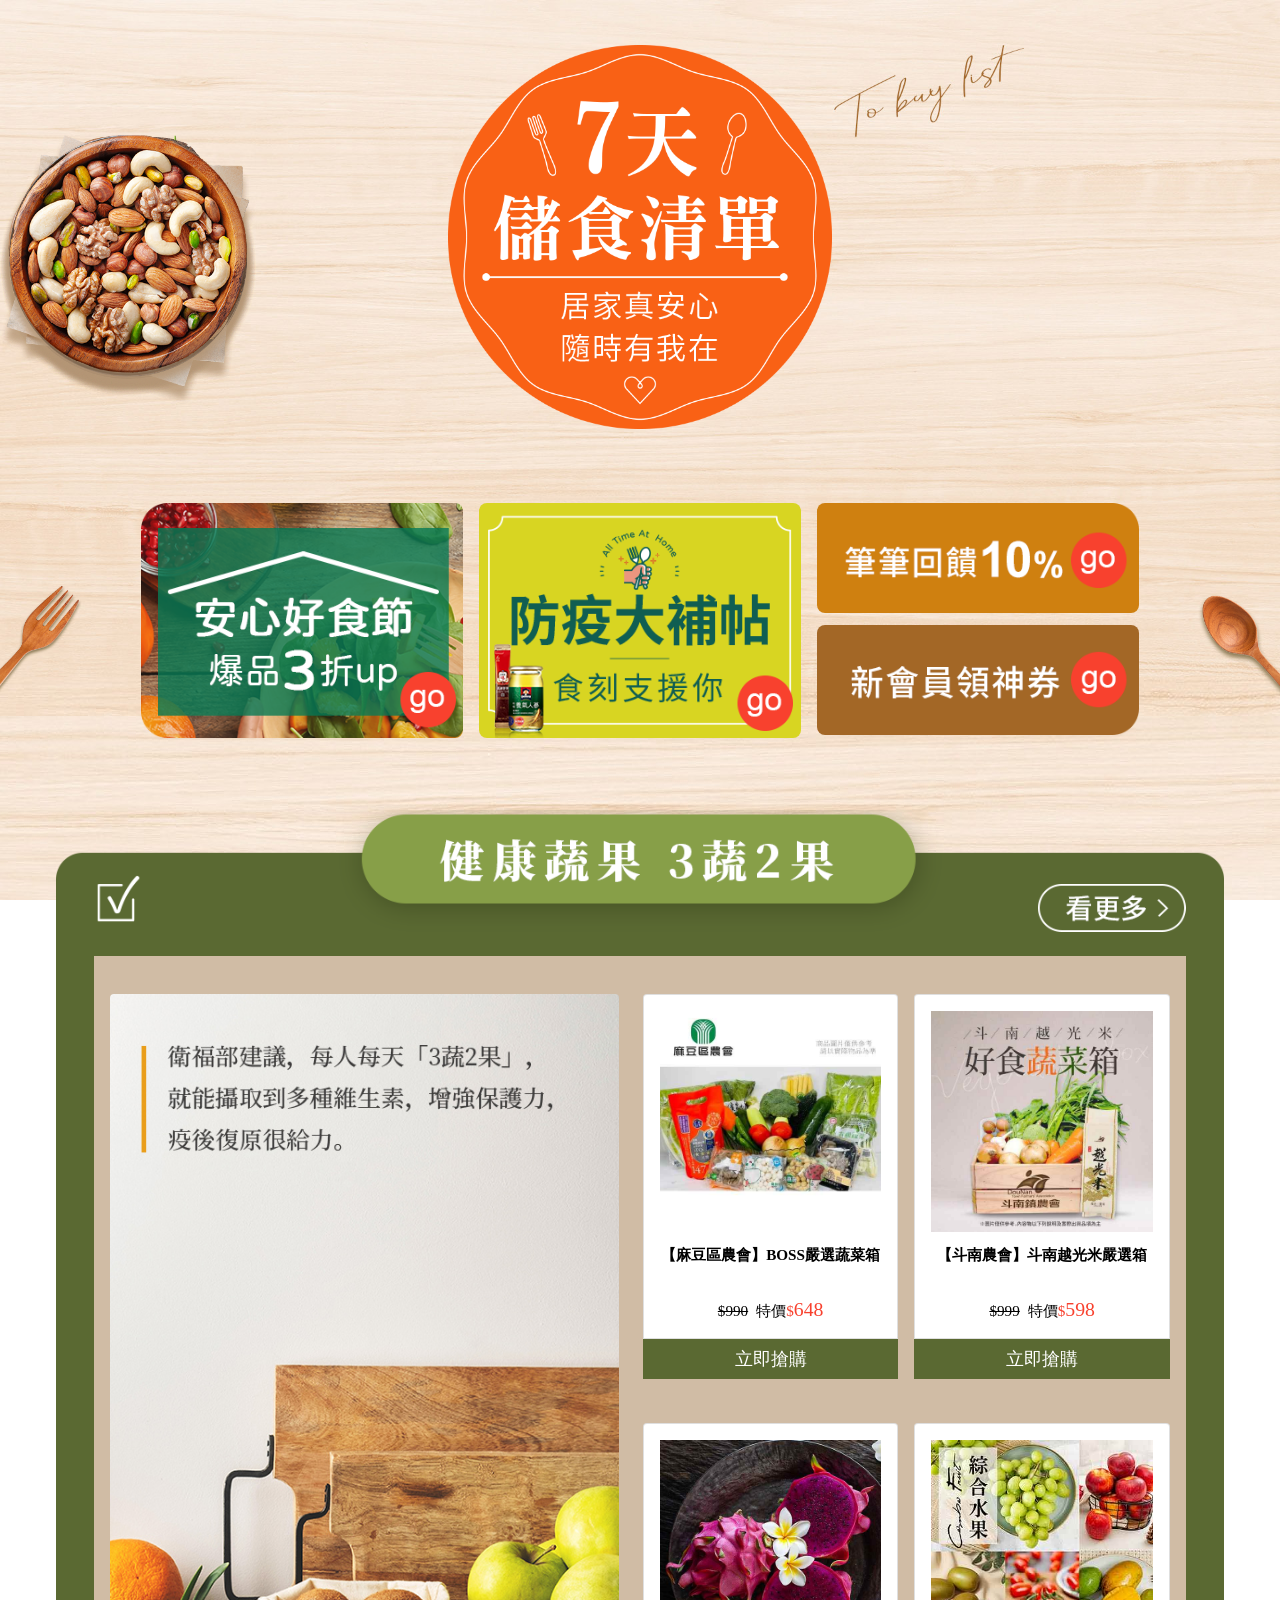
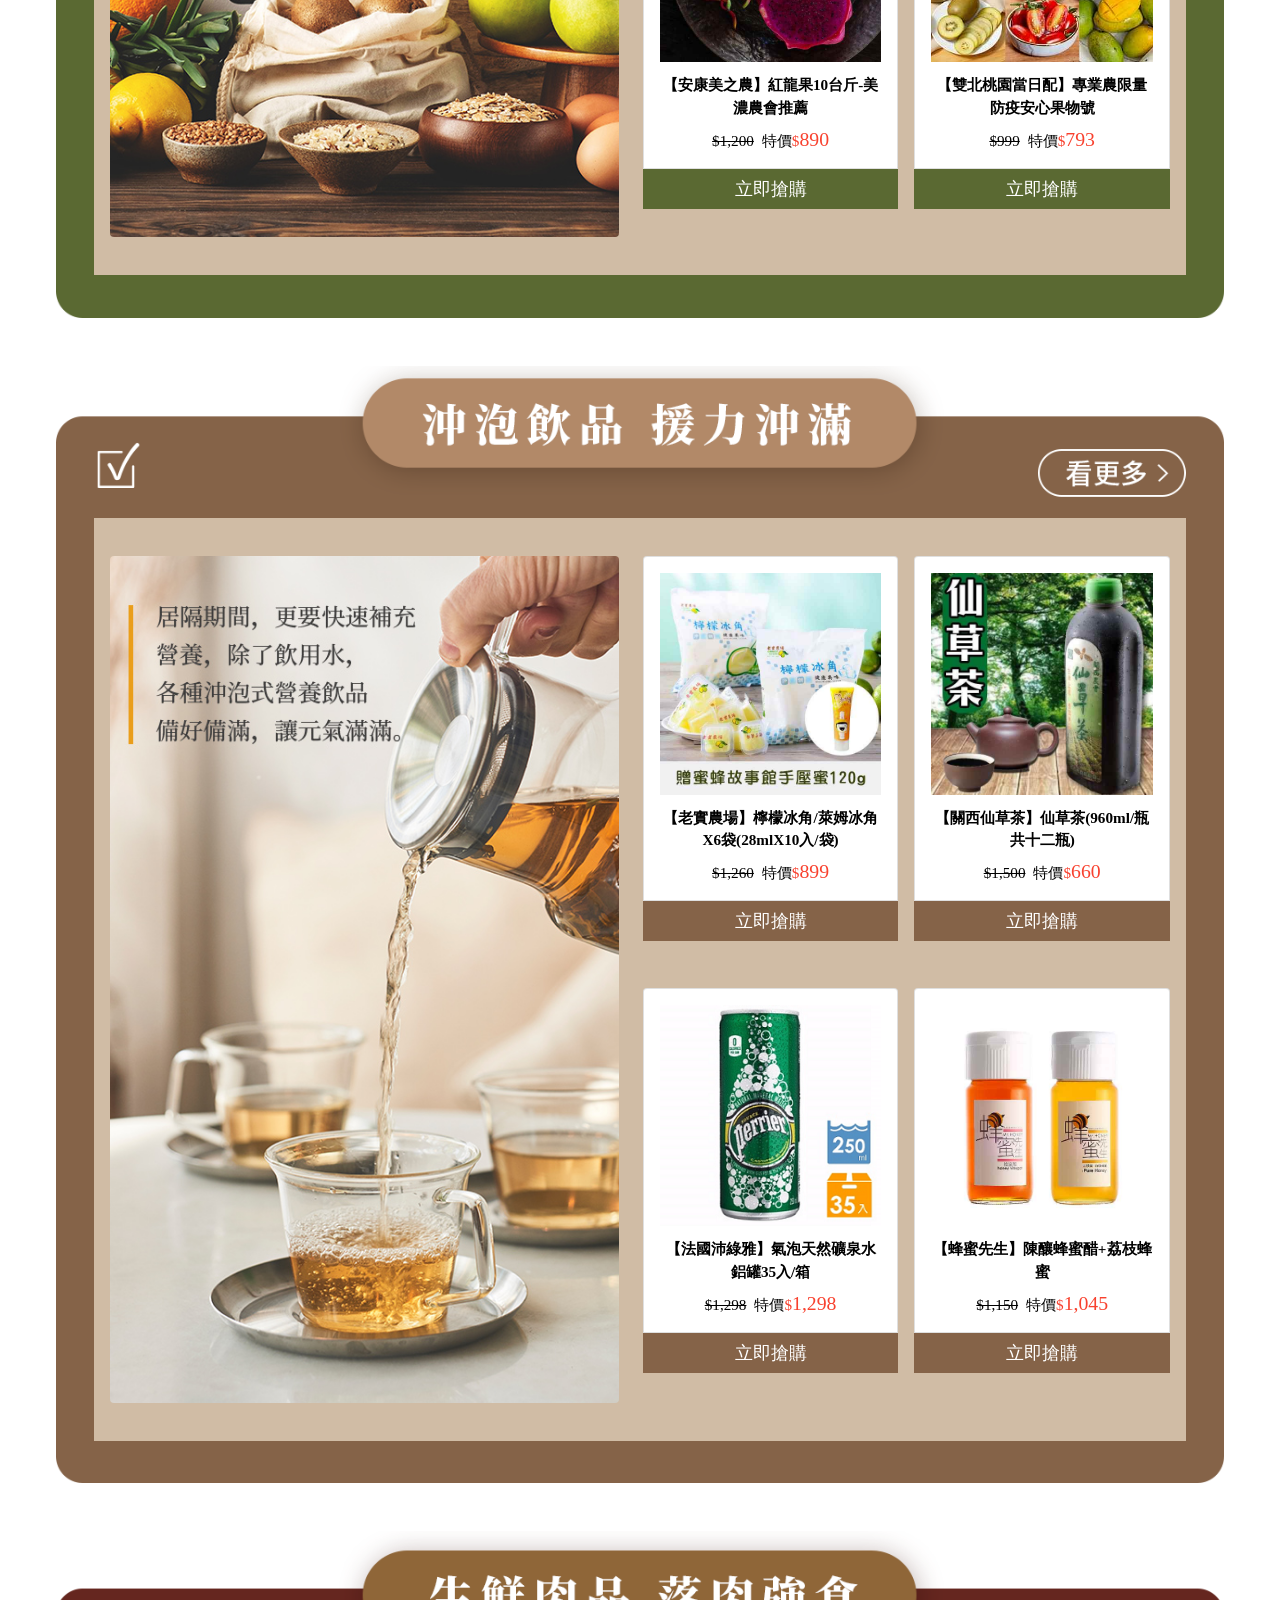
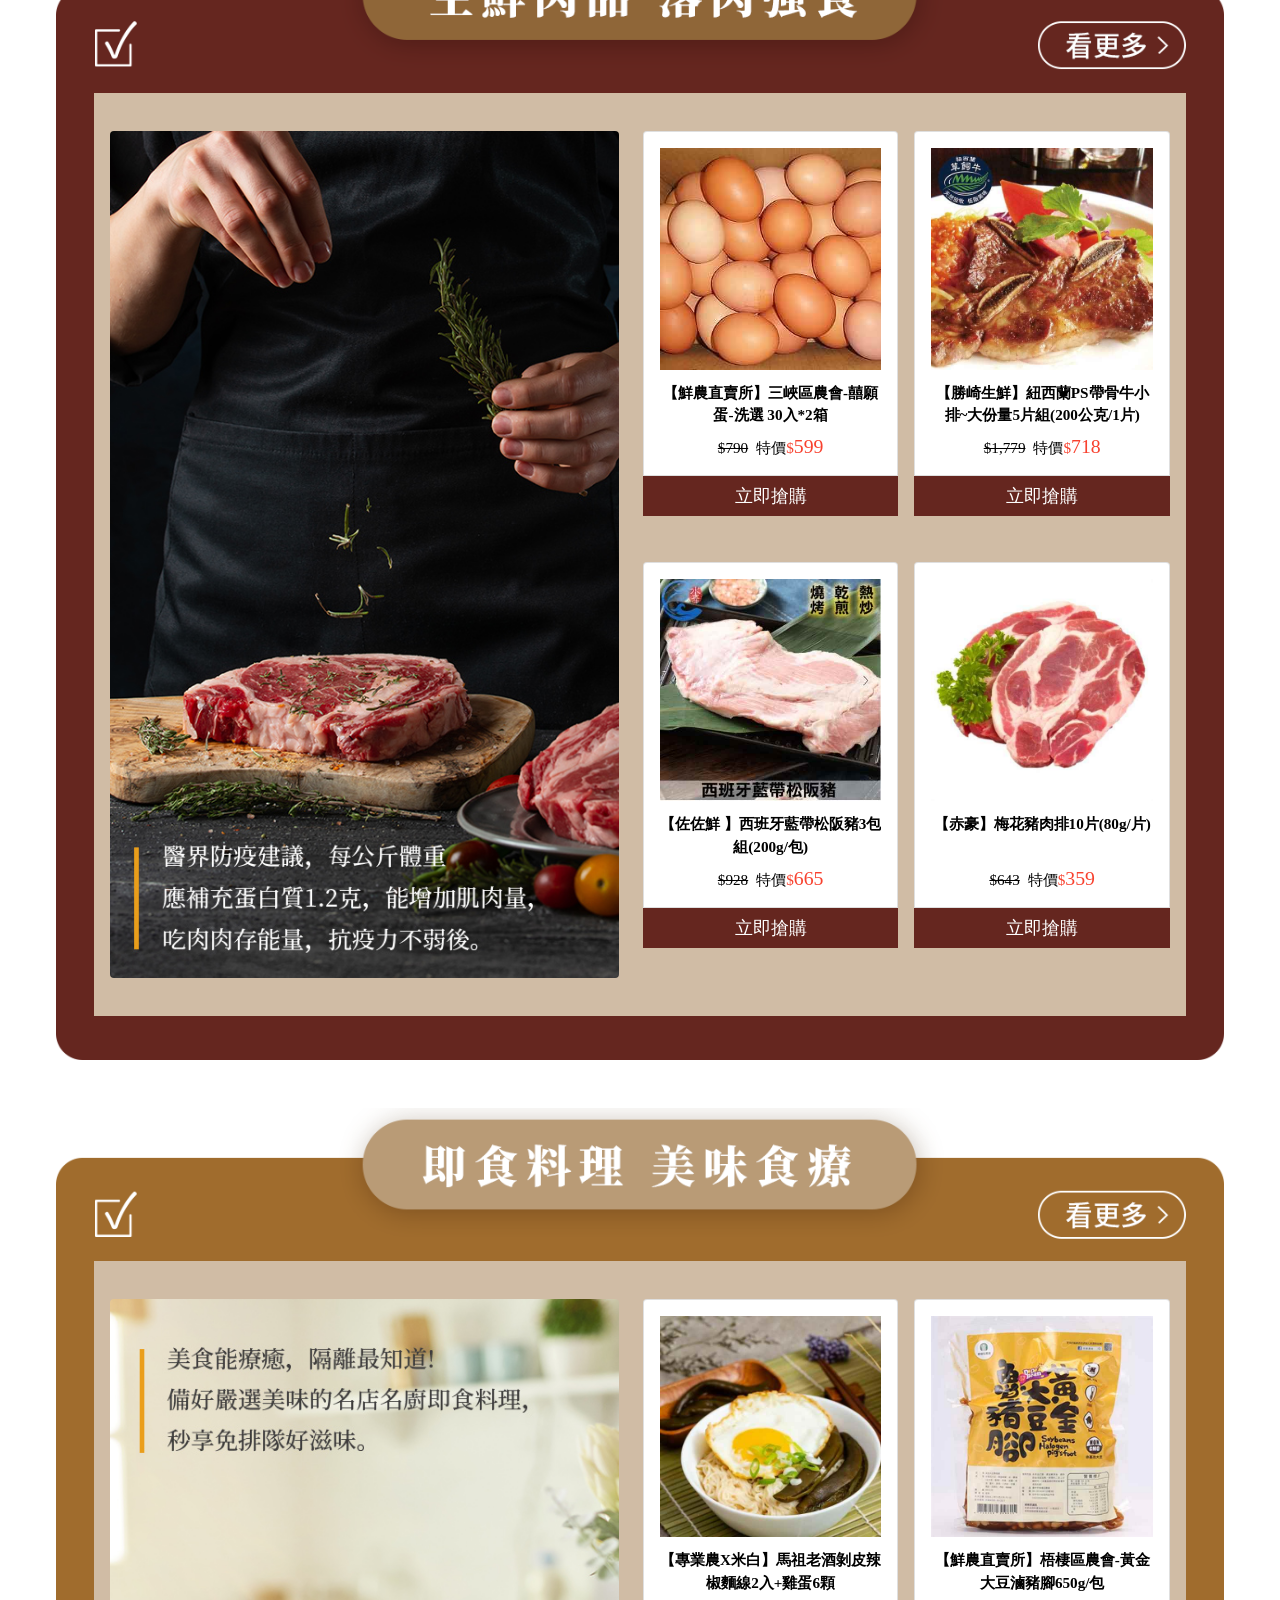
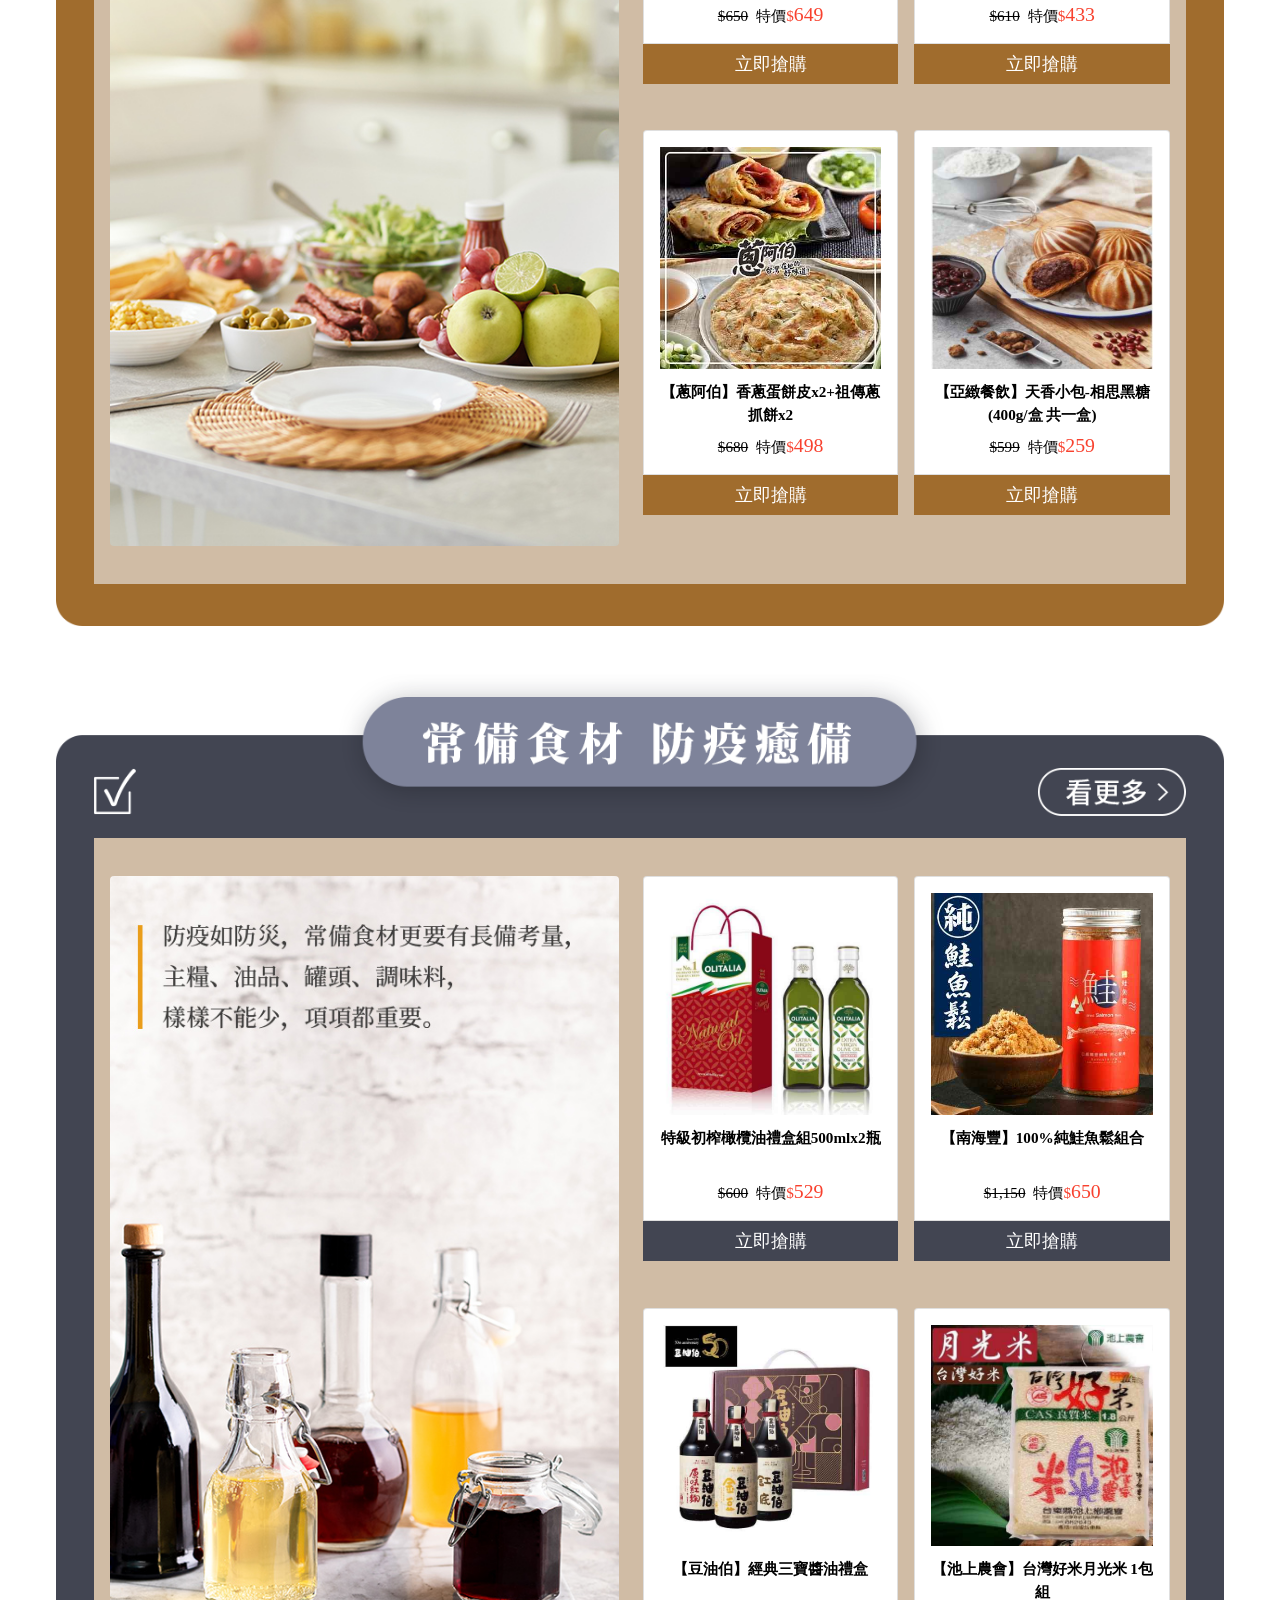
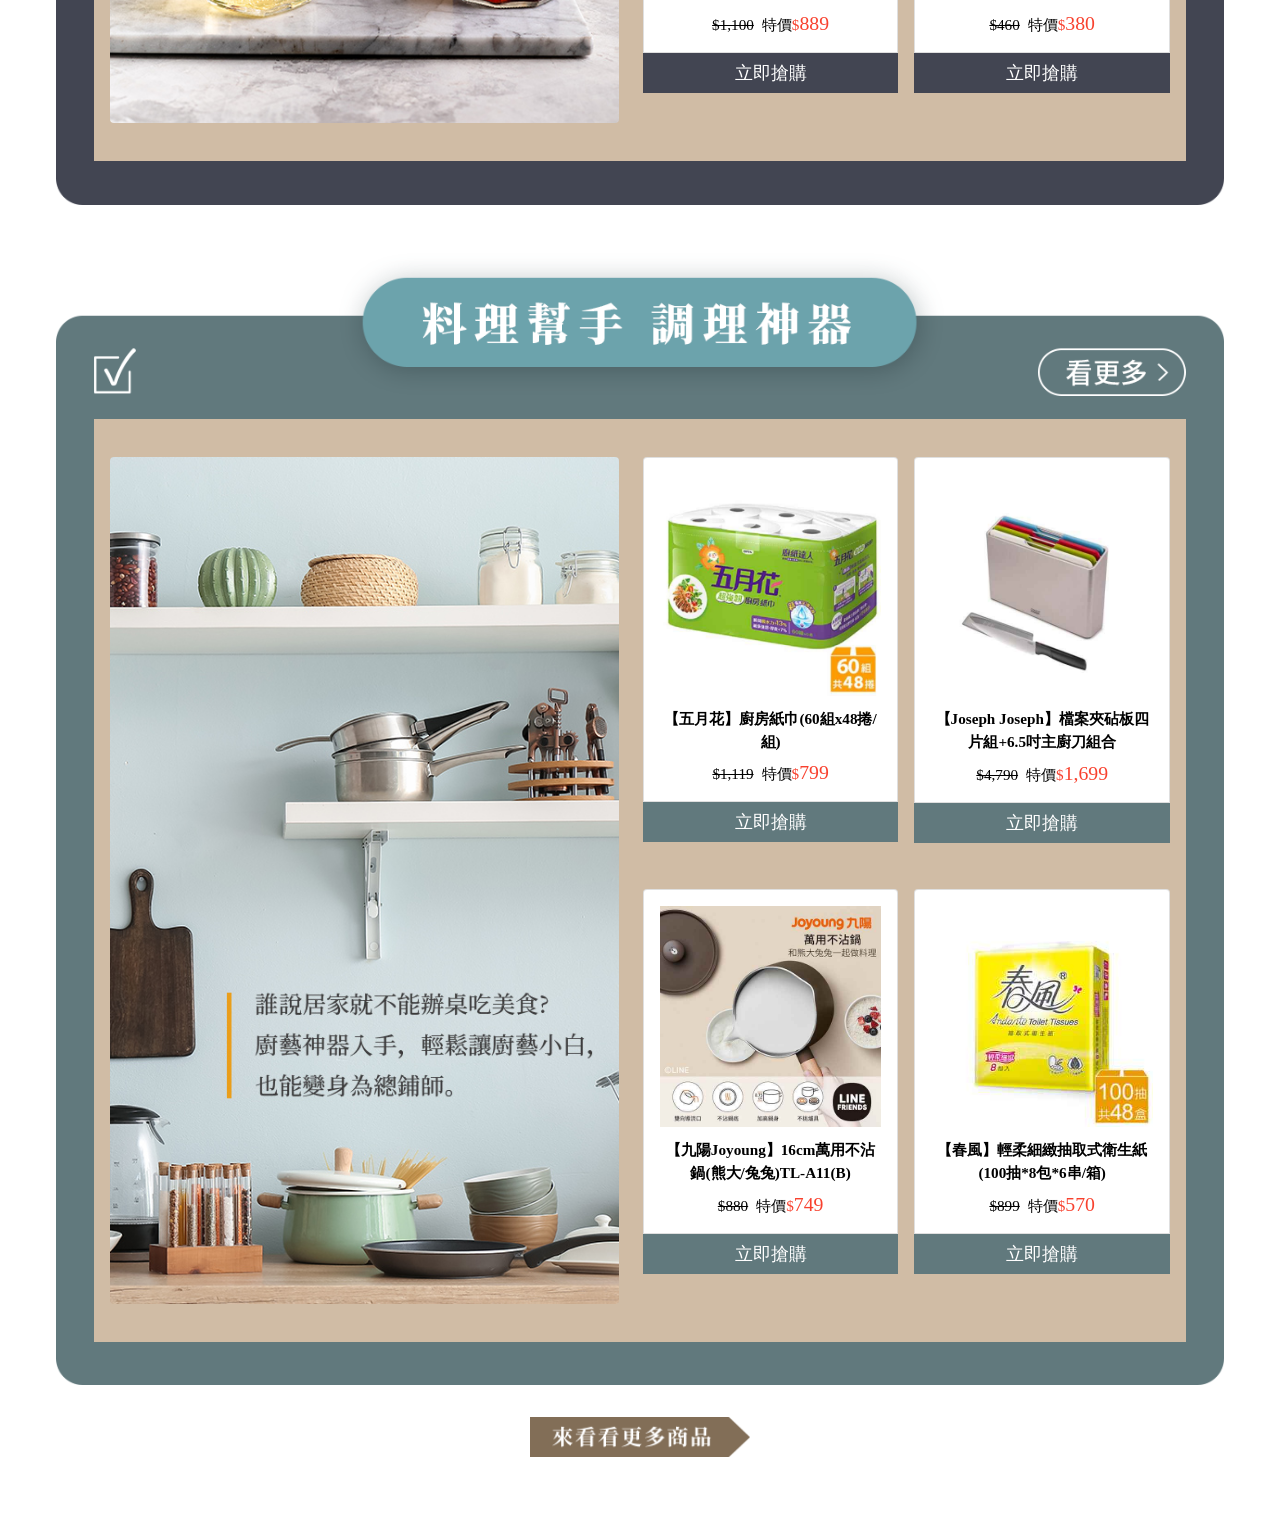
<file: projects/7daysmenu/index-full.html>
<!DOCTYPE html>
<html lang="zh-Hant">
<head>
<meta charset="UTF-8">
<meta http-equiv="X-UA-Compatible" content="IE=edge">
<meta name="viewport" content="width=device-width, initial-scale=1">
<title>7天儲食清單</title>
<style>
  * { box-sizing: border-box; }
  html, body {
    margin: 0;
    padding: 0;
  }
  /* 底圖只在 body 宣告一次，版頭、促銷橫幅、主體全部共用同一層背景。
     不再各自分開宣告 background-image，所以三個區塊之間根本不存在「界線」──
     KV.jpg 大圖、促銷格、商品卡片都只是疊在這唯一一層固定背景之上的內容，
     background-attachment:fixed 讓它跟著視窗走，不受任何區塊位移影響。
     這裡用 KV-wood-tile.jpg（從 KV.aa616486.jpg 下半部裁掉「To buy list」
     文字後的乾淨木紋）來重複鋪滿，避免那行字跟著背景一起重複出現在整頁 */
  body {
    background-image: url(assets/KV-wood-tile.jpg);
    background-repeat: repeat;
    background-attachment: fixed;
    background-position: top center;
  }
  main {
    position: relative;
    overflow-x: hidden;
  }
  img {
    max-width: 100%;
  }

  /* ===== Hero / 版頭動態效果 =====
     .hero 本身不設背景、不設 z-index（不建立新的堆疊層級），底圖交給 body 統一處理。
     這樣版頭裡的 KV.jpg 大圖才不會蓋住上移後的促銷區塊；只有 .fork-deco / .spoon-deco
     另外指定較高的 z-index，讓「叉子/湯匙」這兩個裝飾圖能單獨蓋在促銷區塊之上 */
  .hero {
    position: relative;
    overflow: hidden;
  }
  .hero-inner {
    position: relative;
    line-height: 0; /* 消除 inline img 底部空隙 */
  }

  /* 桌機 / 手機切換 */
  .hero-desktop { display: none; }
  .hero-mobile { display: block; }
  @media (min-width: 992px) {
    .hero-desktop {
      display: block;
      /* 預留空間讓叉子/湯匙裝飾圖完整露出，避免被 .hero 的 overflow:hidden 裁切 */
      padding-bottom: 6%;
    }
    .hero-mobile { display: none; }
  }

  /* 左右角落裝飾（叉子 / 湯匙）－ 位置與尺寸照 Old_index.html 原始 CSS
     z-index 特別調高，確保疊到促銷區塊上方時完整可見、不被蓋住 */
  .fork-deco,
  .spoon-deco {
    position: absolute;
    bottom: -10%;
    width: 150px;
    pointer-events: none;
    z-index: 10;
  }
  /* 往外推到促銷區塊兩側的空白處，避免壓到行銷標 */
  .fork-deco { left: -4.5%; }
  .spoon-deco { right: -4.5%; }
  .fork-deco, .spoon-deco { width: 110px; }
  @media (min-width: 1180px) {
    .fork-deco, .spoon-deco { width: 140px; }
  }
  @media (min-width: 1500px) {
    .fork-deco, .spoon-deco { width: auto; }
  }

  /* 建立整個版頭高度的主圖 */
  .banner-photo,
  .banner-photo-m {
    display: block;
    width: 100%;
  }

  /* 中央置頂的裝飾圖 */
  .banner-image,
  .banner-m-image {
    position: absolute;
    left: 50%;
    transform: translate(-50%, -50%);
    z-index: 5;
    pointer-events: none;
  }
  .banner-image {
    top: 35%;
    width: 30%;
  }
  @media (min-width: 2200px) {
    .banner-image { width: 25%; }
  }
  .banner-m-image {
    top: 25%;
    width: 50%;
  }

  /* 漂浮食材動畫項目 */
  .item {
    position: absolute;
    top: 17%;
    width: 35%;
    z-index: 3;
    pointer-events: none;
  }
  @media (min-width: 992px) {
    .item {
      top: 20%;
      width: 20%;
    }
  }
  .item img {
    display: block;
    width: 100%;
  }

  /* 桌機版：11 組食材，16 秒無限循環，彼此以不同起始位置錯開 */
  .foodmove1  { animation: bannermove1  16s linear infinite; }
  .foodmove2  { animation: bannermove2  16s linear infinite; }
  .foodmove3  { animation: bannermove3  16s linear infinite; }
  .foodmove4  { animation: bannermove4  16s linear infinite; }
  .foodmove5  { animation: bannermove5  16s linear infinite; }
  .foodmove6  { animation: bannermove6  16s linear infinite; }
  .foodmove7  { animation: bannermove7  16s linear infinite; }
  .foodmove8  { animation: bannermove8  16s linear infinite; }
  .foodmove9  { animation: bannermove9  16s linear infinite; }
  .foodmove10 { animation: bannermove10 16s linear infinite; }
  .foodmove11 { animation: bannermove11 16s linear infinite; }

  @keyframes bannermove1  { 0%{left:-5%;transform:translateY(10rem)} 17%{left:-25%;transform:translateY(18rem)} 33%{left:-50%;transform:translateY(26rem)} 50%{left:-75%;transform:translateY(34rem)} 67%{left:-100%;transform:translateY(42rem)} 83%{left:-125%;transform:translateY(50rem)} 100%{left:-150%;transform:translateY(58rem)} }
  @keyframes bannermove2  { 0%{left:15%;transform:translateY(0)} 17%{left:-5%;transform:translateY(10rem)} 33%{left:-25%;transform:translateY(18rem)} 50%{left:-50%;transform:translateY(26rem)} 67%{left:-75%;transform:translateY(34rem)} 83%{left:-100%;transform:translateY(42rem)} 100%{left:-125%;transform:translateY(50rem)} }
  @keyframes bannermove3  { 0%{left:40%;transform:translateY(-2rem)} 17%{left:15%;transform:translateY(0)} 33%{left:-5%;transform:translateY(10rem)} 50%{left:-25%;transform:translateY(18rem)} 67%{left:-50%;transform:translateY(26rem)} 83%{left:-75%;transform:translateY(34rem)} 100%{left:-100%;transform:translateY(42rem)} }
  @keyframes bannermove4  { 0%{left:65%;transform:translateY(0)} 17%{left:40%;transform:translateY(-2rem)} 33%{left:15%;transform:translateY(0)} 50%{left:-5%;transform:translateY(10rem)} 67%{left:-25%;transform:translateY(18rem)} 83%{left:-50%;transform:translateY(26rem)} 100%{left:-75%;transform:translateY(34rem)} }
  @keyframes bannermove5  { 0%{left:85%;transform:translateY(10rem)} 17%{left:65%;transform:translateY(0)} 33%{left:40%;transform:translateY(-2rem)} 50%{left:15%;transform:translateY(0)} 67%{left:-5%;transform:translateY(10rem)} 83%{left:-25%;transform:translateY(18rem)} 100%{left:-50%;transform:translateY(26rem)} }
  @keyframes bannermove6  { 0%{left:105%;transform:translateY(18rem)} 17%{left:85%;transform:translateY(10rem)} 33%{left:65%;transform:translateY(0)} 50%{left:40%;transform:translateY(-2rem)} 67%{left:15%;transform:translateY(0)} 83%{left:-5%;transform:translateY(10rem)} 100%{left:-25%;transform:translateY(18rem)} }
  @keyframes bannermove7  { 0%{left:125%;transform:translateY(26rem)} 17%{left:105%;transform:translateY(18rem)} 33%{left:85%;transform:translateY(10rem)} 50%{left:65%;transform:translateY(0)} 67%{left:40%;transform:translateY(-2rem)} 83%{left:15%;transform:translateY(0)} 100%{left:-5%;transform:translateY(10rem)} }
  @keyframes bannermove8  { 0%{left:145%;transform:translateY(34rem)} 17%{left:125%;transform:translateY(26rem)} 33%{left:105%;transform:translateY(18rem)} 50%{left:85%;transform:translateY(10rem)} 67%{left:65%;transform:translateY(0)} 83%{left:40%;transform:translateY(-2rem)} 100%{left:15%;transform:translateY(0)} }
  @keyframes bannermove9  { 0%{left:165%;transform:translateY(42rem)} 17%{left:145%;transform:translateY(34rem)} 33%{left:125%;transform:translateY(26rem)} 50%{left:105%;transform:translateY(18rem)} 67%{left:85%;transform:translateY(10rem)} 83%{left:65%;transform:translateY(0)} 100%{left:40%;transform:translateY(-2rem)} }
  @keyframes bannermove10 { 0%{left:185%;transform:translateY(50rem)} 17%{left:165%;transform:translateY(42rem)} 33%{left:145%;transform:translateY(34rem)} 50%{left:125%;transform:translateY(26rem)} 67%{left:105%;transform:translateY(18rem)} 83%{left:85%;transform:translateY(10rem)} 100%{left:65%;transform:translateY(0)} }
  @keyframes bannermove11 { 0%{left:205%;transform:translateY(58rem)} 17%{left:185%;transform:translateY(50rem)} 33%{left:165%;transform:translateY(42rem)} 50%{left:145%;transform:translateY(34rem)} 67%{left:125%;transform:translateY(26rem)} 83%{left:105%;transform:translateY(18rem)} 100%{left:85%;transform:translateY(10rem)} }

  /* 手機版：10 組食材 */
  .foodmove1_m  { animation: bannermove1_m  16s linear infinite; }
  .foodmove2_m  { animation: bannermove2_m  16s linear infinite; }
  .foodmove3_m  { animation: bannermove3_m  16s linear infinite; }
  .foodmove4_m  { animation: bannermove4_m  16s linear infinite; }
  .foodmove5_m  { animation: bannermove5_m  16s linear infinite; }
  .foodmove6_m  { animation: bannermove6_m  16s linear infinite; }
  .foodmove7_m  { animation: bannermove7_m  16s linear infinite; }
  .foodmove8_m  { animation: bannermove8_m  16s linear infinite; }
  .foodmove9_m  { animation: bannermove9_m  16s linear infinite; }
  .foodmove10_m { animation: bannermove10_m 16s linear infinite; }

  @keyframes bannermove1_m  { 0%{left:-5%;transform:translateY(3rem)} 17%{left:-45%;transform:translateY(12rem)} 33%{left:-75%;transform:translateY(18rem)} 50%{left:-105%;transform:translateY(24rem)} 67%{left:-140%;transform:translateY(30rem)} 83%{left:-175%;transform:translateY(36rem)} 100%{left:-210%;transform:translateY(42rem)} }
  @keyframes bannermove2_m  { 0%{left:38%;transform:translateY(-2rem)} 17%{left:-5%;transform:translateY(3rem)} 33%{left:-40%;transform:translateY(12rem)} 50%{left:-75%;transform:translateY(18rem)} 67%{left:-105%;transform:translateY(24rem)} 83%{left:-140%;transform:translateY(30rem)} 100%{left:-175%;transform:translateY(36rem)} }
  @keyframes bannermove3_m  { 0%{left:70%;transform:translateY(3rem)} 17%{left:38%;transform:translateY(-2rem)} 33%{left:-5%;transform:translateY(3rem)} 50%{left:-40%;transform:translateY(12rem)} 67%{left:-75%;transform:translateY(18rem)} 83%{left:-105%;transform:translateY(24rem)} 100%{left:-140%;transform:translateY(30rem)} }
  @keyframes bannermove4_m  { 0%{left:105%;transform:translateY(12rem)} 17%{left:70%;transform:translateY(3rem)} 33%{left:38%;transform:translateY(-2rem)} 50%{left:-5%;transform:translateY(3rem)} 67%{left:-40%;transform:translateY(12rem)} 83%{left:-75%;transform:translateY(18rem)} 100%{left:-105%;transform:translateY(24rem)} }
  @keyframes bannermove5_m  { 0%{left:140%;transform:translateY(18rem)} 17%{left:105%;transform:translateY(12rem)} 33%{left:70%;transform:translateY(3rem)} 50%{left:38%;transform:translateY(-2rem)} 67%{left:-5%;transform:translateY(3rem)} 83%{left:-40%;transform:translateY(12rem)} 100%{left:-75%;transform:translateY(18rem)} }
  @keyframes bannermove6_m  { 0%{left:175%;transform:translateY(24rem)} 17%{left:140%;transform:translateY(18rem)} 33%{left:105%;transform:translateY(12rem)} 50%{left:70%;transform:translateY(3rem)} 67%{left:38%;transform:translateY(-2rem)} 83%{left:-5%;transform:translateY(3rem)} 100%{left:-40%;transform:translateY(12rem)} }
  @keyframes bannermove7_m  { 0%{left:210%;transform:translateY(30rem)} 17%{left:175%;transform:translateY(24rem)} 33%{left:140%;transform:translateY(18rem)} 50%{left:105%;transform:translateY(12rem)} 67%{left:70%;transform:translateY(3rem)} 83%{left:38%;transform:translateY(-2rem)} 100%{left:-5%;transform:translateY(3rem)} }
  @keyframes bannermove8_m  { 0%{left:245%;transform:translateY(36rem)} 17%{left:210%;transform:translateY(30rem)} 33%{left:170%;transform:translateY(24rem)} 50%{left:140%;transform:translateY(18rem)} 67%{left:105%;transform:translateY(12rem)} 83%{left:70%;transform:translateY(3rem)} 100%{left:38%;transform:translateY(-2rem)} }
  @keyframes bannermove9_m  { 0%{left:280%;transform:translateY(42rem)} 17%{left:245%;transform:translateY(36rem)} 33%{left:210%;transform:translateY(30rem)} 50%{left:175%;transform:translateY(24rem)} 67%{left:140%;transform:translateY(18rem)} 83%{left:105%;transform:translateY(12rem)} 100%{left:70%;transform:translateY(3rem)} }
  @keyframes bannermove10_m { 0%{left:315%;transform:translateY(48rem)} 17%{left:280%;transform:translateY(42rem)} 33%{left:245%;transform:translateY(36rem)} 50%{left:210%;transform:translateY(30rem)} 67%{left:175%;transform:translateY(24rem)} 83%{left:140%;transform:translateY(18rem)} 100%{left:105%;transform:translateY(12rem)} }

  /* 動畫過多時尊重使用者的減少動態偏好設定 */
  @media (prefers-reduced-motion: reduce) {
    .item { animation: none !important; }
  }

  /* ===== 主體 Body 區塊：原始商品內容重建 ===== */
  .container {
    max-width: 1200px;
    margin: 0 auto;
    padding: 0 20px;
  }
  @media (min-width: 992px) {
    .container { padding: 0 16px; }
  }

  .d-desktop { display: none !important; }
  .d-mobile { display: block !important; }
  @media (min-width: 992px) {
    .d-desktop { display: block !important; }
    .d-mobile { display: none !important; }
  }

  .topic-section { margin-top: 24px; }
  @media (min-width: 992px) { .topic-section { margin-top: 48px; } }

  .topic-title-link { display: block; }
  .topic-title { display: block; width: 100%; }

  .theme-panel {
    padding: 0 8px;
  }
  @media (min-width: 992px) {
    .theme-panel { padding: 0 38px; }
  }

  .inner-block {
    background-color: #d0bca5;
    padding: 16px 0 8px;
  }
  @media (min-width: 992px) {
    .inner-block { padding: 38px 0; }
  }

  .theme-row {
    padding: 0 8px;
  }
  @media (min-width: 992px) {
    .theme-row {
      display: flex;
      align-items: stretch;
      gap: 24px;
      padding: 0 16px;
    }
  }

  .image-block {
    width: 100%;
    margin-bottom: 12px;
  }
  @media (min-width: 992px) {
    .image-block { width: 48%; flex: 0 0 48%; margin-bottom: 0; }
  }
  .image-block img { display: block; width: 100%; border-radius: 4px; }

  .product-block {
    width: 100%;
    display: grid;
    grid-template-columns: 1fr 1fr;
    gap: 8px;
  }
  @media (min-width: 768px) {
    .product-block { gap: 12px; }
  }
  @media (min-width: 992px) {
    .product-block { width: auto; flex: 1 1 auto; gap: 16px; }
  }

  .product-card {
    display: block;
    text-decoration: none;
    color: #000;
    transition: transform .3s ease-in;
  }
  .product-card:hover { transform: translateY(-.5rem); }

  .card {
    background: #fff;
    border: 1px solid rgba(0,0,0,.125);
    border-radius: .25rem .25rem 0 0;
    padding: 8px 8px 0;
    text-align: center;
  }
  @media (min-width: 992px) { .card { padding: 16px 16px 0; } }

  .card-img-top { width: 100%; border-radius: 0; display: block; }

  .card-body { padding: 8px 0 12px; overflow: hidden; }
  @media (min-width: 992px) { .card-body { padding: 12px 0 16px; } }

  .card-title {
    height: 3em;
    overflow: hidden;
    line-height: 1.5;
    font-size: .8rem;
    margin: 0 0 8px;
    font-weight: 600;
  }
  @media (min-width: 576px) { .card-title { font-size: .95rem; } }

  .card-price { margin: 0; font-size: .8rem; white-space: nowrap; }
  @media (min-width: 576px) { .card-price { font-size: .95rem; } }
  .prd-msrp { color: #000; text-decoration: line-through; margin-right: 8px; }
  .price-color { color: #f8412e; }
  .price-num { font-size: 1.3em; }

  .cta-bar {
    margin: 0;
    text-align: center;
    color: #fff;
    padding: 4px 0;
    font-size: .95rem;
  }
  @media (min-width: 768px) { .cta-bar { padding: 8px 0; font-size: 1.1rem; } }

  .deco-bottom { display: block; width: 100%; }

  .more-button { text-align: center; padding: 24px 0 48px; }
  @media (min-width: 992px) { .more-button { padding: 32px 0 72px; } }
  .more-button img { display: inline-block; max-width: 220px; width: 40%; }

  /* ===== 版頭下方促銷橫幅區塊（activity1~4 / activity1~4_mb） ===== */
  .top-promo {
    padding: 16px 0;
    position: relative;
    z-index: 2;
    /* 手機版：讓促銷區塊上緣落在 banner-m-image（KV_1.47c7fe03.png，top:25%、寬50%）
       下緣往下 50px 處，距離跟桌機版一致。banner-m-image 底緣 ≈ 53.25% 版頭寬度、
       手機版 .hero-mobile 總高度（KVmb.jpg 長寬比 992:1121）≈ 113% 版頭寬度 */
    margin-top: calc(-59.75% + 50px);
  }
  @media (min-width: 992px) {
    .top-promo {
      padding: 24px 0;
      /* 桌機版：讓促銷區塊上緣落在 KV_1.47c7fe03.png（banner-image：top:35%、寬30%的圓形徽章）
         下緣往下 50px 處。banner-image 底緣 ≈ 33.5% 版頭寬度、.hero-desktop 總高度
         （含 padding-bottom:6%）≈ 58.9% 版頭寬度，兩者相減再用 calc() 加回固定 50px，
         不管螢幕多寬，促銷區塊上緣都精準落在徽章下方 50px；背景本身用
         background-attachment:fixed 固定，不受此位移影響 */
      margin-top: calc(-25.4% + 50px);
    }
  }

  .top-promo-desktop { display: none; }
  .top-promo-mobile {
    display: grid;
    grid-template-columns: 1fr 1fr;
    gap: 8px;
  }
  @media (min-width: 992px) {
    /* 參考 assets/參考.jpg：左二欄各放一張寬版banner，第三欄由兩張窄banner上下疊放
       整體再縮小10%（95% -> 85.5%）並置中，背景（.top-promo 本身）不受影響 */
    .top-promo-desktop {
      display: grid;
      grid-template-columns: 1fr 1fr 1fr;
      gap: 16px;
      align-items: start;
      width: 85.5%;
      margin: 0 auto;
    }
    .top-promo-mobile { display: none; }
  }

  .top-promo-item {
    display: block;
    transition: transform .3s ease-in;
  }
  .top-promo-item:hover { transform: translateY(-.5rem); }
  .top-promo-item img {
    display: block;
    width: 100%;
    border-radius: 8px;
  }

  .top-promo-stack {
    display: flex;
    flex-direction: column;
    gap: 12px;
  }
</style>
</head>
<body>

  <!-- 版頭 Hero 區塊：動態效果 -->
  <header class="hero">
    <!-- 桌機版 -->
    <div class="hero-desktop">
      <div class="hero-inner">
        <img class="banner-image" src="assets/KV_1.47c7fe03.png" alt="banner">

        <div class="item foodmove1"><img src="assets/KVfood-1.0247ecb1.png" alt="food"></div>
        <div class="item foodmove2"><img src="assets/KVfood-2.5f49070e.png" alt="food"></div>
        <div class="item foodmove3"><img src="assets/KVfood-3.7f94723d.png" alt="food"></div>
        <div class="item foodmove4"><img src="assets/KVfood-4.76964f8d.png" alt="food"></div>
        <div class="item foodmove5"><img src="assets/KVfood-5.381d81a9.png" alt="food"></div>
        <div class="item foodmove6"><img src="assets/KVfood-6.386dfa2f.png" alt="food"></div>
        <div class="item foodmove7"><img src="assets/KVfood-1.0247ecb1.png" alt="food"></div>
        <div class="item foodmove8"><img src="assets/KVfood-2.5f49070e.png" alt="food"></div>
        <div class="item foodmove9"><img src="assets/KVfood-3.7f94723d.png" alt="food"></div>
        <div class="item foodmove10"><img src="assets/KVfood-4.76964f8d.png" alt="food"></div>
        <div class="item foodmove11"><img src="assets/KVfood-5.381d81a9.png" alt="food"></div>

        <img class="banner-photo" src="assets/KV.aa616486.jpg" alt="banner">

        <img class="fork-deco" src="assets/KVbgdeco-1.ba07394a.png" alt="">
        <img class="spoon-deco" src="assets/KVbgdeco-2.ac0698fa.png" alt="">
      </div>
    </div>

    <!-- 手機版 -->
    <div class="hero-mobile">
      <div class="hero-inner">
        <img class="banner-photo-m" src="assets/KVmb.6e731a99.jpg" alt="banner">
        <img class="banner-m-image" src="assets/KV_1.47c7fe03.png" alt="banner">

        <div class="item foodmove1_m"><img src="assets/KVfood-1.0247ecb1.png" alt="food"></div>
        <div class="item foodmove2_m"><img src="assets/KVfood-2.5f49070e.png" alt="food"></div>
        <div class="item foodmove3_m"><img src="assets/KVfood-3.7f94723d.png" alt="food"></div>
        <div class="item foodmove4_m"><img src="assets/KVfood-4.76964f8d.png" alt="food"></div>
        <div class="item foodmove5_m"><img src="assets/KVfood-5.381d81a9.png" alt="food"></div>
        <div class="item foodmove6_m"><img src="assets/KVfood-6.386dfa2f.png" alt="food"></div>
        <div class="item foodmove7_m"><img src="assets/KVfood-1.0247ecb1.png" alt="food"></div>
        <div class="item foodmove8_m"><img src="assets/KVfood-2.5f49070e.png" alt="food"></div>
        <div class="item foodmove9_m"><img src="assets/KVfood-3.7f94723d.png" alt="food"></div>
        <div class="item foodmove10_m"><img src="assets/KVfood-4.76964f8d.png" alt="food"></div>
      </div>
    </div>
  </header>

  <!-- 版頭下方促銷橫幅（電腦版 activity1~4 / 手機版 activity1~4_mb） -->
  <div class="top-promo">
    <div class="container">
      <div class="top-promo-desktop">
        <div class="top-promo-item">
          <img src="assets/activity1.png" alt="安心好食節 爆品3折up">
        </div>
        <div class="top-promo-item">
          <img src="assets/activity2.png" alt="防疫大補帖 食刻支援你">
        </div>
        <div class="top-promo-stack">
          <div class="top-promo-item">
            <img src="assets/activity3.png" alt="筆筆回饋10%">
          </div>
          <div class="top-promo-item">
            <img src="assets/activity4.png" alt="新會員領神券">
          </div>
        </div>
      </div>
      <div class="top-promo-mobile">
        <div class="top-promo-item">
          <img src="assets/activity1_mb.png" alt="安心好食節 爆品3折up">
        </div>
        <div class="top-promo-item">
          <img src="assets/activity2_mb.png" alt="防疫大補帖 食刻支援你">
        </div>
        <div class="top-promo-item">
          <img src="assets/activity3_mb.png" alt="筆筆回饋10%">
        </div>
        <div class="top-promo-item">
          <img src="assets/activity4_mb.png" alt="新會員領神券">
        </div>
      </div>
    </div>
  </div>

  <!-- 主體 Body 區塊：原始商品內容（6 大主題 x 4 項商品） -->
  <main>
    <section class="topic-section">
      <div class="container">
        <div class="topic-title-link">
          <img src="assets/Topic1up.e2bad13e.png" alt="蔬菜生鮮專區" class="topic-title d-desktop">
          <img src="assets/Topic1upmb.82216696.png" alt="蔬菜生鮮專區" class="topic-title d-mobile">
        </div>
        <div class="theme-panel" style="background-color:#5a6932">
          <div class="inner-block">
            <div class="theme-row">
              <div class="image-block">
                <img src="assets/20220608153500.jpg" alt="蔬菜生鮮專區" class="d-desktop">
                <img src="assets/20220608153121.jpg" alt="蔬菜生鮮專區" class="d-mobile">
              </div>
              <div class="product-block">
            <div class="product-card">
              <div class="card">
                <img src="assets/P220601000008.jpg" class="card-img-top" alt="product image" loading="lazy">
                <div class="card-body">
                  <h5 class="card-title">【麻豆區農會】BOSS嚴選蔬菜箱</h5>
                  <p class="card-price"><del class="prd-msrp">$990</del>特價<span class="price-color">$<span class="price-num">648</span></span></p>
                </div>
              </div>
              <p class="cta-bar" style="background:#5a6932">立即搶購</p>
            </div>
            <div class="product-card">
              <div class="card">
                <img src="assets/P220317000029.jpg" class="card-img-top" alt="product image" loading="lazy">
                <div class="card-body">
                  <h5 class="card-title">【斗南農會】斗南越光米嚴選箱</h5>
                  <p class="card-price"><del class="prd-msrp">$999</del>特價<span class="price-color">$<span class="price-num">598</span></span></p>
                </div>
              </div>
              <p class="cta-bar" style="background:#5a6932">立即搶購</p>
            </div>
            <div class="product-card">
              <div class="card">
                <img src="assets/P190415000001.jpg" class="card-img-top" alt="product image" loading="lazy">
                <div class="card-body">
                  <h5 class="card-title">【安康美之農】紅龍果10台斤-美濃農會推薦</h5>
                  <p class="card-price"><del class="prd-msrp">$1,200</del>特價<span class="price-color">$<span class="price-num">890</span></span></p>
                </div>
              </div>
              <p class="cta-bar" style="background:#5a6932">立即搶購</p>
            </div>
            <div class="product-card">
              <div class="card">
                <img src="assets/P220526000006.jpg" class="card-img-top" alt="product image" loading="lazy">
                <div class="card-body">
                  <h5 class="card-title">【雙北桃園當日配】專業農限量防疫安心果物號</h5>
                  <p class="card-price"><del class="prd-msrp">$999</del>特價<span class="price-color">$<span class="price-num">793</span></span></p>
                </div>
              </div>
              <p class="cta-bar" style="background:#5a6932">立即搶購</p>
            </div>
              </div>
            </div>
          </div>
        </div>
        <img src="assets/deco/bottom-vegetable-desktop.png" alt="" class="deco-bottom d-desktop">
        <img src="assets/deco/bottom-vegetable-mobile.png" alt="" class="deco-bottom d-mobile">
      </div>
    </section>

    <section class="topic-section">
      <div class="container">
        <div class="topic-title-link">
          <img src="assets/Topic2up.07e706ab.png" alt="飲品專區" class="topic-title d-desktop">
          <img src="assets/Topic2upmb.2885aac5.png" alt="飲品專區" class="topic-title d-mobile">
        </div>
        <div class="theme-panel" style="background-color:#856348">
          <div class="inner-block">
            <div class="theme-row">
              <div class="image-block">
                <img src="assets/20220608153047.jpg" alt="飲品專區" class="d-desktop">
                <img src="assets/20220608154848.jpg" alt="飲品專區" class="d-mobile">
              </div>
              <div class="product-block">
            <div class="product-card">
              <div class="card">
                <img src="assets/P220530000005.jpg" class="card-img-top" alt="product image" loading="lazy">
                <div class="card-body">
                  <h5 class="card-title">【老實農場】檸檬冰角/萊姆冰角X6袋(28mlX10入/袋)</h5>
                  <p class="card-price"><del class="prd-msrp">$1,260</del>特價<span class="price-color">$<span class="price-num">899</span></span></p>
                </div>
              </div>
              <p class="cta-bar" style="background:#856348">立即搶購</p>
            </div>
            <div class="product-card">
              <div class="card">
                <img src="assets/P220318000085.jpg" class="card-img-top" alt="product image" loading="lazy">
                <div class="card-body">
                  <h5 class="card-title">【關西仙草茶】仙草茶(960ml/瓶 共十二瓶)</h5>
                  <p class="card-price"><del class="prd-msrp">$1,500</del>特價<span class="price-color">$<span class="price-num">660</span></span></p>
                </div>
              </div>
              <p class="cta-bar" style="background:#856348">立即搶購</p>
            </div>
            <div class="product-card">
              <div class="card">
                <img src="assets/P211025000001.jpg" class="card-img-top" alt="product image" loading="lazy">
                <div class="card-body">
                  <h5 class="card-title">【法國沛綠雅】氣泡天然礦泉水鋁罐35入/箱</h5>
                  <p class="card-price"><del class="prd-msrp">$1,298</del>特價<span class="price-color">$<span class="price-num">1,298</span></span></p>
                </div>
              </div>
              <p class="cta-bar" style="background:#856348">立即搶購</p>
            </div>
            <div class="product-card">
              <div class="card">
                <img src="assets/P220314000054.jpg" class="card-img-top" alt="product image" loading="lazy">
                <div class="card-body">
                  <h5 class="card-title">【蜂蜜先生】陳釀蜂蜜醋+荔枝蜂蜜</h5>
                  <p class="card-price"><del class="prd-msrp">$1,150</del>特價<span class="price-color">$<span class="price-num">1,045</span></span></p>
                </div>
              </div>
              <p class="cta-bar" style="background:#856348">立即搶購</p>
            </div>
              </div>
            </div>
          </div>
        </div>
        <img src="assets/deco/bottom-drinks-desktop.png" alt="" class="deco-bottom d-desktop">
        <img src="assets/deco/bottom-drinks-mobile.png" alt="" class="deco-bottom d-mobile">
      </div>
    </section>

    <section class="topic-section">
      <div class="container">
        <div class="topic-title-link">
          <img src="assets/Topic3up.03ffaea4.png" alt="肉品海鮮專區" class="topic-title d-desktop">
          <img src="assets/Topic3upmb.d113dd41.png" alt="肉品海鮮專區" class="topic-title d-mobile">
        </div>
        <div class="theme-panel" style="background-color:#65261f">
          <div class="inner-block">
            <div class="theme-row">
              <div class="image-block">
                <img src="assets/20220608154157.jpg" alt="肉品海鮮專區" class="d-desktop">
                <img src="assets/20220608154943.jpg" alt="肉品海鮮專區" class="d-mobile">
              </div>
              <div class="product-block">
            <div class="product-card">
              <div class="card">
                <img src="assets/P220601000011.jpg" class="card-img-top" alt="product image" loading="lazy">
                <div class="card-body">
                  <h5 class="card-title">【鮮農直賣所】三峽區農會-囍願蛋-洗選 30入*2箱</h5>
                  <p class="card-price"><del class="prd-msrp">$790</del>特價<span class="price-color">$<span class="price-num">599</span></span></p>
                </div>
              </div>
              <p class="cta-bar" style="background:#65261f">立即搶購</p>
            </div>
            <div class="product-card">
              <div class="card">
                <img src="assets/P191007000026.jpg" class="card-img-top" alt="product image" loading="lazy">
                <div class="card-body">
                  <h5 class="card-title">【勝崎生鮮】紐西蘭PS帶骨牛小排~大份量5片組(200公克/1片)</h5>
                  <p class="card-price"><del class="prd-msrp">$1,779</del>特價<span class="price-color">$<span class="price-num">718</span></span></p>
                </div>
              </div>
              <p class="cta-bar" style="background:#65261f">立即搶購</p>
            </div>
            <div class="product-card">
              <div class="card">
                <img src="assets/P211112000067.jpg" class="card-img-top" alt="product image" loading="lazy">
                <div class="card-body">
                  <h5 class="card-title">【佐佐鮮 】西班牙藍帶松阪豬3包組(200g/包)</h5>
                  <p class="card-price"><del class="prd-msrp">$928</del>特價<span class="price-color">$<span class="price-num">665</span></span></p>
                </div>
              </div>
              <p class="cta-bar" style="background:#65261f">立即搶購</p>
            </div>
            <div class="product-card">
              <div class="card">
                <img src="assets/P211029000039.jpg" class="card-img-top" alt="product image" loading="lazy">
                <div class="card-body">
                  <h5 class="card-title">【赤豪】梅花豬肉排10片(80g/片)</h5>
                  <p class="card-price"><del class="prd-msrp">$643</del>特價<span class="price-color">$<span class="price-num">359</span></span></p>
                </div>
              </div>
              <p class="cta-bar" style="background:#65261f">立即搶購</p>
            </div>
              </div>
            </div>
          </div>
        </div>
        <img src="assets/deco/bottom-meat-desktop.png" alt="" class="deco-bottom d-desktop">
        <img src="assets/deco/bottom-meat-mobile.png" alt="" class="deco-bottom d-mobile">
      </div>
    </section>

    <section class="topic-section">
      <div class="container">
        <div class="topic-title-link">
          <img src="assets/Topic4up.3d107642.png" alt="風味小點專區" class="topic-title d-desktop">
          <img src="assets/Topic4upmb.11d666c9.png" alt="風味小點專區" class="topic-title d-mobile">
        </div>
        <div class="theme-panel" style="background-color:#a06c2d">
          <div class="inner-block">
            <div class="theme-row">
              <div class="image-block">
                <img src="assets/20220608172135.jpg" alt="風味小點專區" class="d-desktop">
                <img src="assets/20220608155014.jpg" alt="風味小點專區" class="d-mobile">
              </div>
              <div class="product-block">
            <div class="product-card">
              <div class="card">
                <img src="assets/P220602000005.jpg" class="card-img-top" alt="product image" loading="lazy">
                <div class="card-body">
                  <h5 class="card-title">【專業農X米白】馬祖老酒剝皮辣椒麵線2入+雞蛋6顆</h5>
                  <p class="card-price"><del class="prd-msrp">$650</del>特價<span class="price-color">$<span class="price-num">649</span></span></p>
                </div>
              </div>
              <p class="cta-bar" style="background:#a06c2d">立即搶購</p>
            </div>
            <div class="product-card">
              <div class="card">
                <img src="assets/P220601000006.jpg" class="card-img-top" alt="product image" loading="lazy">
                <div class="card-body">
                  <h5 class="card-title">【鮮農直賣所】梧棲區農會-黃金大豆滷豬腳650g/包</h5>
                  <p class="card-price"><del class="prd-msrp">$610</del>特價<span class="price-color">$<span class="price-num">433</span></span></p>
                </div>
              </div>
              <p class="cta-bar" style="background:#a06c2d">立即搶購</p>
            </div>
            <div class="product-card">
              <div class="card">
                <img src="assets/P220526000049.jpg" class="card-img-top" alt="product image" loading="lazy">
                <div class="card-body">
                  <h5 class="card-title">【蔥阿伯】香蔥蛋餅皮x2+祖傳蔥抓餅x2</h5>
                  <p class="card-price"><del class="prd-msrp">$680</del>特價<span class="price-color">$<span class="price-num">498</span></span></p>
                </div>
              </div>
              <p class="cta-bar" style="background:#a06c2d">立即搶購</p>
            </div>
            <div class="product-card">
              <div class="card">
                <img src="assets/P211203000064.jpg" class="card-img-top" alt="product image" loading="lazy">
                <div class="card-body">
                  <h5 class="card-title">【亞緻餐飲】天香小包-相思黑糖(400g/盒 共一盒)</h5>
                  <p class="card-price"><del class="prd-msrp">$599</del>特價<span class="price-color">$<span class="price-num">259</span></span></p>
                </div>
              </div>
              <p class="cta-bar" style="background:#a06c2d">立即搶購</p>
            </div>
              </div>
            </div>
          </div>
        </div>
        <img src="assets/deco/bottom-taste-desktop.png" alt="" class="deco-bottom d-desktop">
        <img src="assets/deco/bottom-taste-mobile.png" alt="" class="deco-bottom d-mobile">
      </div>
    </section>

    <section class="topic-section">
      <div class="container">
        <div class="topic-title-link">
          <img src="assets/Topic5up.a9cb66cd.png" alt="日常良品專區" class="topic-title d-desktop">
          <img src="assets/Topic5upmb.e21da540.png" alt="日常良品專區" class="topic-title d-mobile">
        </div>
        <div class="theme-panel" style="background-color:#424552">
          <div class="inner-block">
            <div class="theme-row">
              <div class="image-block">
                <img src="assets/20220608171921.jpg" alt="日常良品專區" class="d-desktop">
                <img src="assets/20220608155040.jpg" alt="日常良品專區" class="d-mobile">
              </div>
              <div class="product-block">
            <div class="product-card">
              <div class="card">
                <img src="assets/P200819000009.jpg" class="card-img-top" alt="product image" loading="lazy">
                <div class="card-body">
                  <h5 class="card-title">特級初榨橄欖油禮盒組500mlx2瓶</h5>
                  <p class="card-price"><del class="prd-msrp">$600</del>特價<span class="price-color">$<span class="price-num">529</span></span></p>
                </div>
              </div>
              <p class="cta-bar" style="background:#424552">立即搶購</p>
            </div>
            <div class="product-card">
              <div class="card">
                <img src="assets/P211224000046.jpg" class="card-img-top" alt="product image" loading="lazy">
                <div class="card-body">
                  <h5 class="card-title">【南海豐】100%純鮭魚鬆組合</h5>
                  <p class="card-price"><del class="prd-msrp">$1,150</del>特價<span class="price-color">$<span class="price-num">650</span></span></p>
                </div>
              </div>
              <p class="cta-bar" style="background:#424552">立即搶購</p>
            </div>
            <div class="product-card">
              <div class="card">
                <img src="assets/P220307000006.jpg" class="card-img-top" alt="product image" loading="lazy">
                <div class="card-body">
                  <h5 class="card-title">【豆油伯】經典三寶醬油禮盒</h5>
                  <p class="card-price"><del class="prd-msrp">$1,100</del>特價<span class="price-color">$<span class="price-num">889</span></span></p>
                </div>
              </div>
              <p class="cta-bar" style="background:#424552">立即搶購</p>
            </div>
            <div class="product-card">
              <div class="card">
                <img src="assets/P220610000007.jpg" class="card-img-top" alt="product image" loading="lazy">
                <div class="card-body">
                  <h5 class="card-title">【池上農會】台灣好米月光米 1包組</h5>
                  <p class="card-price"><del class="prd-msrp">$460</del>特價<span class="price-color">$<span class="price-num">380</span></span></p>
                </div>
              </div>
              <p class="cta-bar" style="background:#424552">立即搶購</p>
            </div>
              </div>
            </div>
          </div>
        </div>
        <img src="assets/deco/bottom-normal-desktop.png" alt="" class="deco-bottom d-desktop">
        <img src="assets/deco/bottom-normal-mobile.png" alt="" class="deco-bottom d-mobile">
      </div>
    </section>

    <section class="topic-section">
      <div class="container">
        <div class="topic-title-link">
          <img src="assets/Topic6up.9641fdf0.png" alt="廚房好物專區" class="topic-title d-desktop">
          <img src="assets/Topic6upmb.b41e04df.png" alt="廚房好物專區" class="topic-title d-mobile">
        </div>
        <div class="theme-panel" style="background-color:#61797d">
          <div class="inner-block">
            <div class="theme-row">
              <div class="image-block">
                <img src="assets/20220608154555.jpg" alt="廚房好物專區" class="d-desktop">
                <img src="assets/20220608155121.jpg" alt="廚房好物專區" class="d-mobile">
              </div>
              <div class="product-block">
            <div class="product-card">
              <div class="card">
                <img src="assets/P141022000030.jpg" class="card-img-top" alt="product image" loading="lazy">
                <div class="card-body">
                  <h5 class="card-title">【五月花】廚房紙巾(60組x48捲/組)</h5>
                  <p class="card-price"><del class="prd-msrp">$1,119</del>特價<span class="price-color">$<span class="price-num">799</span></span></p>
                </div>
              </div>
              <p class="cta-bar" style="background:#61797d">立即搶購</p>
            </div>
            <div class="product-card">
              <div class="card">
                <img src="assets/P220331000007.jpg" class="card-img-top" alt="product image" loading="lazy">
                <div class="card-body">
                  <h5 class="card-title">【Joseph Joseph】檔案夾砧板四片組+6.5吋主廚刀組合</h5>
                  <p class="card-price"><del class="prd-msrp">$4,790</del>特價<span class="price-color">$<span class="price-num">1,699</span></span></p>
                </div>
              </div>
              <p class="cta-bar" style="background:#61797d">立即搶購</p>
            </div>
            <div class="product-card">
              <div class="card">
                <img src="assets/P220601000018.jpg" class="card-img-top" alt="product image" loading="lazy">
                <div class="card-body">
                  <h5 class="card-title">【九陽Joyoung】16cm萬用不沾鍋(熊大/兔兔)TL-A11(B)</h5>
                  <p class="card-price"><del class="prd-msrp">$880</del>特價<span class="price-color">$<span class="price-num">749</span></span></p>
                </div>
              </div>
              <p class="cta-bar" style="background:#61797d">立即搶購</p>
            </div>
            <div class="product-card">
              <div class="card">
                <img src="assets/P211129000038.jpg" class="card-img-top" alt="product image" loading="lazy">
                <div class="card-body">
                  <h5 class="card-title">【春風】輕柔細緻抽取式衛生紙(100抽*8包*6串/箱)</h5>
                  <p class="card-price"><del class="prd-msrp">$899</del>特價<span class="price-color">$<span class="price-num">570</span></span></p>
                </div>
              </div>
              <p class="cta-bar" style="background:#61797d">立即搶購</p>
            </div>
              </div>
            </div>
          </div>
        </div>
        <img src="assets/deco/bottom-cook-desktop.png" alt="" class="deco-bottom d-desktop">
        <img src="assets/deco/bottom-cook-mobile.png" alt="" class="deco-bottom d-mobile">
      </div>
    </section>

    <div class="more-button">
      <div>
        <img src="assets/more.478a9ac9.png" alt="more button">
      </div>
    </div>
  </main>

</body>
</html>
</file>
